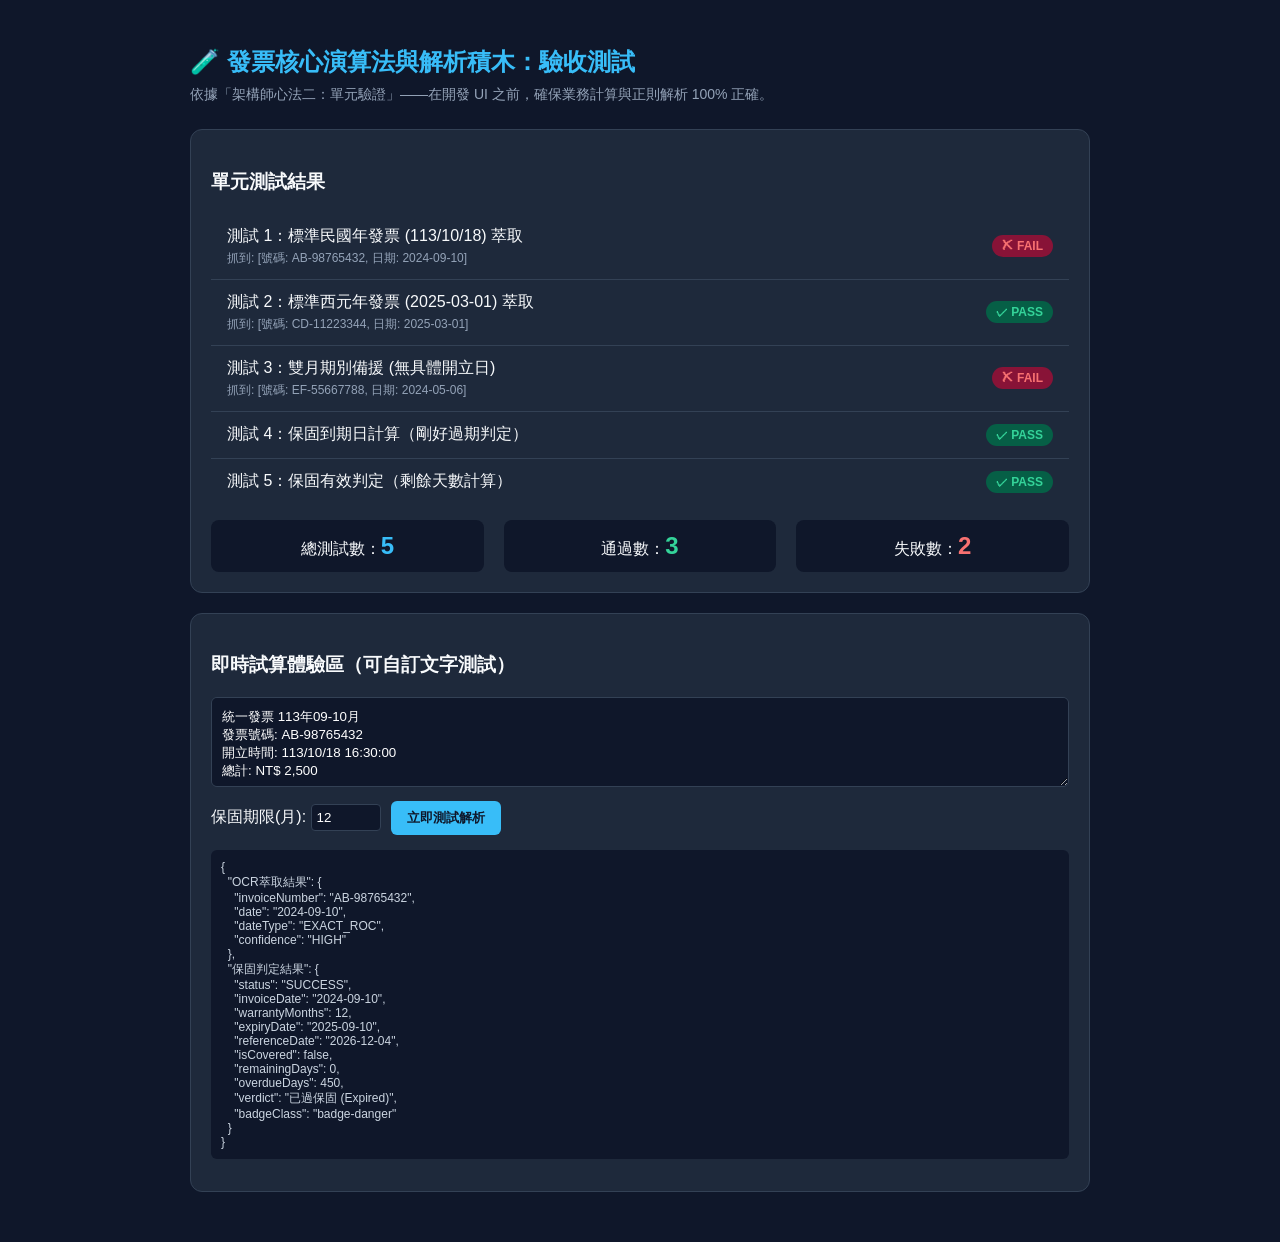
<file: test_runner.html>
<!DOCTYPE html>
<html lang="zh-TW">
<head>
    <meta charset="UTF-8">
    <meta name="viewport" content="width=device-width, initial-scale=1.0">
    <title>發票 OCR 保固判定 - 核心積木單元測試驗收</title>
    <style>
        * { box-sizing: border-box; font-family: -apple-system, BlinkMacSystemFont, "Segoe UI", Roboto, sans-serif; }
        body { background: #0f172a; color: #f8fafc; padding: 30px; margin: 0; }
        .container { max-width: 900px; margin: 0 auto; }
        h1 { font-size: 24px; margin-bottom: 8px; color: #38bdf8; }
        .subtitle { color: #94a3b8; font-size: 14px; margin-bottom: 25px; }
        .card { background: #1e293b; border-radius: 12px; padding: 20px; margin-bottom: 20px; border: 1px solid #334155; }
        .test-item { display: flex; align-items: center; justify-content: space-between; padding: 12px 16px; border-bottom: 1px solid #334155; }
        .test-item:last-child { border-bottom: none; }
        .status-badge { padding: 4px 10px; border-radius: 20px; font-size: 12px; font-weight: bold; }
        .pass { background: #065f46; color: #34d399; }
        .fail { background: #881337; color: #f87171; }
        .summary-box { display: flex; gap: 20px; margin-top: 15px; }
        .summary-item { background: #0f172a; padding: 12px 20px; border-radius: 8px; flex: 1; text-align: center; }
        .summary-num { font-size: 24px; font-weight: bold; color: #38bdf8; }
        pre { background: #0f172a; padding: 10px; border-radius: 6px; font-size: 12px; color: #cbd5e1; overflow-x: auto; }
    </style>
</head>
<body>
    <div class="container">
        <h1>🧪 發票核心演算法與解析積木：驗收測試</h1>
        <div class="subtitle">依據「架構師心法二：單元驗證」——在開發 UI 之前，確保業務計算與正則解析 100% 正確。</div>

        <div class="card">
            <h3>單元測試結果</h3>
            <div id="test-results"></div>
            
            <div class="summary-box">
                <div class="summary-item">總測試數：<span class="summary-num" id="total-count">0</span></div>
                <div class="summary-item">通過數：<span class="summary-num" style="color: #34d399;" id="pass-count">0</span></div>
                <div class="summary-item">失敗數：<span class="summary-num" style="color: #f87171;" id="fail-count">0</span></div>
            </div>
        </div>

        <div class="card">
            <h3>即時試算體驗區（可自訂文字測試）</h3>
            <textarea id="sample-input" style="width: 100%; height: 90px; background: #0f172a; color: #fff; border: 1px solid #334155; border-radius: 6px; padding: 10px;" placeholder="在此貼上任何模擬發票文字...">統一發票 113年09-10月
發票號碼: AB-98765432
開立時間: 113/10/18 16:30:00
總計: NT$ 2,500</textarea>
            <div style="margin-top: 10px; display: flex; gap: 10px; align-items: center;">
                <label>保固期限(月): <input type="number" id="warranty-months" value="12" style="width: 70px; background: #0f172a; color: #fff; border: 1px solid #334155; padding: 5px; border-radius: 4px;"></label>
                <button onclick="runLiveTest()" style="background: #38bdf8; color: #0f172a; border: none; padding: 8px 16px; border-radius: 6px; font-weight: bold; cursor: pointer;">立即測試解析</button>
            </div>
            <div id="live-output" style="margin-top: 15px;"></div>
        </div>
    </div>

    <script src="js/warranty_logic.js"></script>
    <script src="js/date_extractor.js"></script>
    <script>
        const testCases = [
            {
                name: "測試 1：標準民國年發票 (113/10/18) 萃取",
                text: "電子發票證明聯 113年09-10月 AB-98765432 開立日期:113/10/18",
                expectNum: "AB-98765432",
                expectDate: "2024-10-18"
            },
            {
                name: "測試 2：標準西元年發票 (2025-03-01) 萃取",
                text: "統一超商 7-ELEVEN 發票 CD-11223344 日期: 2025-03-01 12:00",
                expectNum: "CD-11223344",
                expectDate: "2025-03-01"
            },
            {
                name: "測試 3：雙月期別備援 (無具體開立日)",
                text: "台灣中油發票 EF-55667788 113年05-06月份 總計450元",
                expectNum: "EF-55667788",
                expectDate: "2024-06-01" // 備援取次月1號
            },
            {
                name: "測試 4：保固到期日計算（剛好過期判定）",
                fn: () => {
                    // 基準日 2026-10-22，發票 2024-10-15，保固 12 個月（2025-10-15 到期，應判定過期）
                    const res = WarrantyLogic.evaluate("2024-10-15", 12, "2026-10-22");
                    return res.isCovered === false && res.overdueDays > 0;
                }
            },
            {
                name: "測試 5：保固有效判定（剩餘天數計算）",
                fn: () => {
                    // 基準日 2026-10-22，發票 2026-05-01，保固 12 個月（2027-05-01 到期，應判定有效）
                    const res = WarrantyLogic.evaluate("2026-05-01", 12, "2026-10-22");
                    return res.isCovered === true && res.remainingDays > 100;
                }
            }
        ];

        function runAllTests() {
            const container = document.getElementById('test-results');
            container.innerHTML = '';
            let passCount = 0;

            testCases.forEach((tc, idx) => {
                let passed = false;
                let details = '';

                if (tc.fn) {
                    passed = tc.fn();
                } else {
                    const parsed = DateExtractor.extract(tc.text);
                    passed = (parsed.invoiceNumber === tc.expectNum && parsed.date === tc.expectDate);
                    details = `抓到: [號碼: ${parsed.invoiceNumber}, 日期: ${parsed.date}]`;
                }

                if (passed) passCount++;

                const div = document.createElement('div');
                div.className = 'test-item';
                div.innerHTML = `
                    <div>
                        <div style="font-weight: 500;">${tc.name}</div>
                        ${details ? `<div style="font-size: 12px; color: #94a3b8; margin-top: 3px;">${details}</div>` : ''}
                    </div>
                    <span class="status-badge ${passed ? 'pass' : 'fail'}">${passed ? '✓ PASS' : '✗ FAIL'}</span>
                `;
                container.appendChild(div);
            });

            document.getElementById('total-count').innerText = testCases.length;
            document.getElementById('pass-count').innerText = passCount;
            document.getElementById('fail-count').innerText = testCases.length - passCount;
        }

        function runLiveTest() {
            const text = document.getElementById('sample-input').value;
            const months = document.getElementById('warranty-months').value;
            const parsed = DateExtractor.extract(text);
            const warranty = WarrantyLogic.evaluate(parsed.date, months);

            document.getElementById('live-output').innerHTML = `
                <pre>${JSON.stringify({
                    "OCR萃取結果": parsed,
                    "保固判定結果": warranty
                }, null, 2)}</pre>
            `;
        }

        // 初始化執行測試與即時演示
        runAllTests();
        runLiveTest();
    </script>
</body>
</html>
</file>
